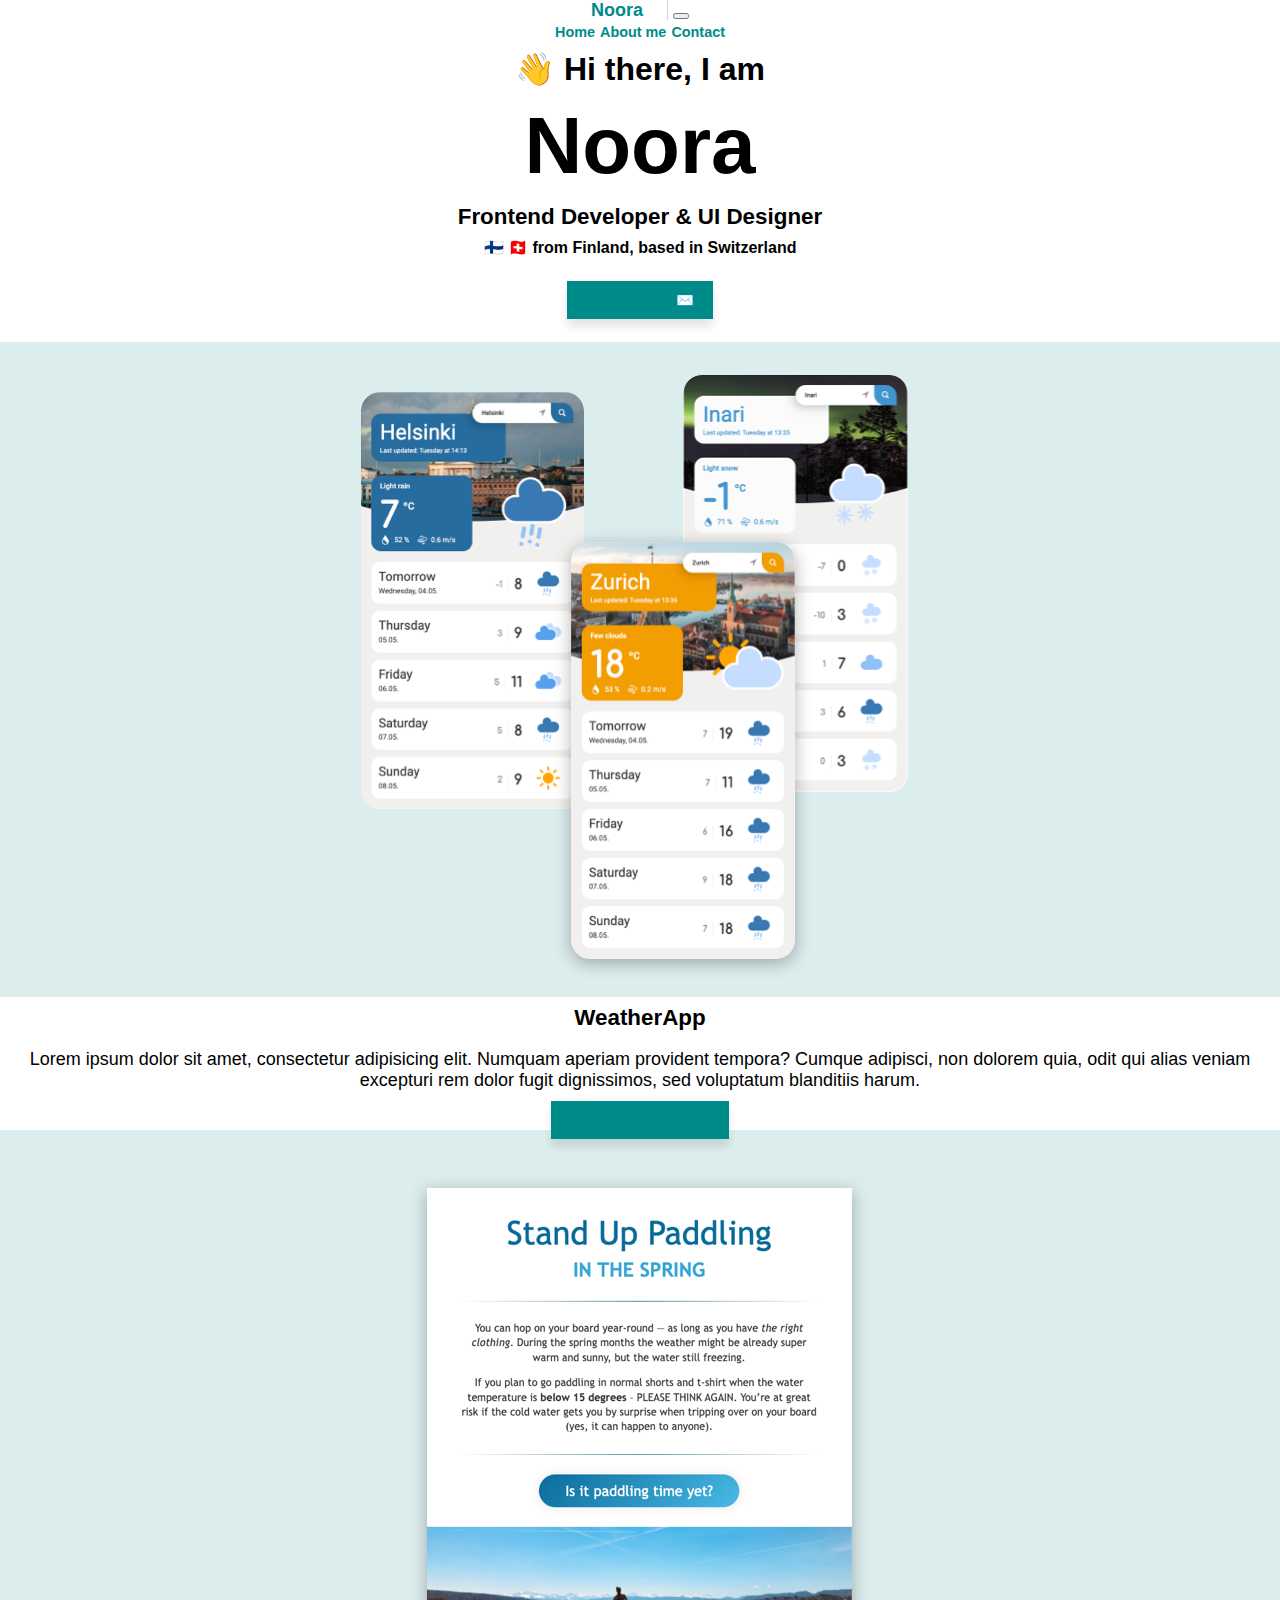
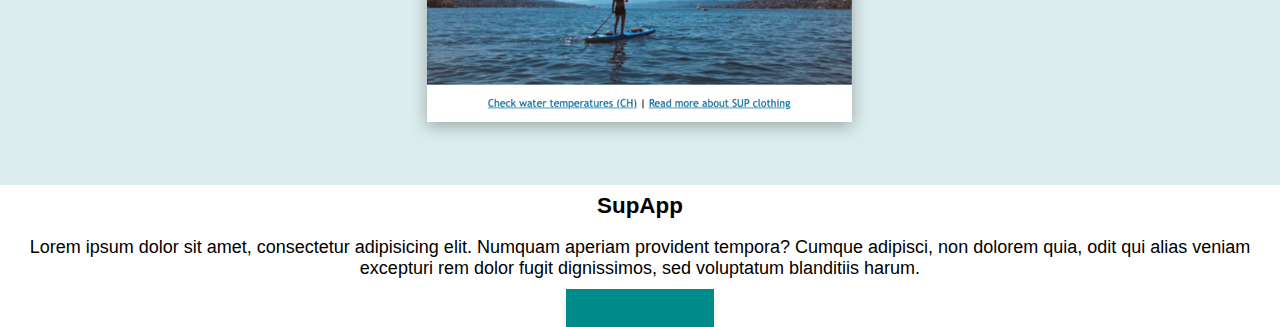
<file: index.html>
<!DOCTYPE html>
<html lang="en">
  <head>
    <meta charset="UTF-8" />
    <meta name="viewport" content="width=device-width, initial-scale=1.0" />
    <meta http-equiv="X-UA-Compatible" content="ie=edge" />
    <title>Hi there!</title>
    <link
      href="https://cdn.jsdelivr.net/npm/bootstrap@5.1.3/dist/css/bootstrap.min.css"
      rel="stylesheet"
      integrity="sha384-1BmE4kWBq78iYhFldvKuhfTAU6auU8tT94WrHftjDbrCEXSU1oBoqyl2QvZ6jIW3"
      crossorigin="anonymous"
    />
    <link rel="stylesheet" href="/src/styles.css" />
  </head>
  <body>
    <nav class="navbar navbar-expand-lg navbar-light bg-light fixed-top">
      <div class="container">
        <a class="navbar-brand" href="/">Noora</a>
        <button
          class="navbar-toggler"
          type="button"
          data-bs-toggle="collapse"
          data-bs-target="#navbarNavAltMarkup"
          aria-controls="navbarNavAltMarkup"
          aria-expanded="false"
          aria-label="Toggle navigation"
        >
          <span class="navbar-toggler-icon"></span>
        </button>
        <div class="collapse navbar-collapse" id="navbarNavAltMarkup">
          <div class="navbar-nav">
            <a class="nav-link active" aria-current="page" href="#">Home</a>
            <a class="nav-link" href="/about.html">About me</a>
            <a class="nav-link" href="/contact.html">Contact</a>
          </div>
        </div>
      </div>
    </nav>
    <div class="container">
      <h2>👋 Hi there, I am</h2>
      <h1>Noora</h1>
      <h3>Frontend Developer & UI Designer</h3>
      <h4>🇫🇮 🇨🇭 from Finland, based in Switzerland</h4>
      <div class="on-page-navigation">
        <a class="btn btn-primary" href="contact.html" role="button"
          >Contact me &nbsp; ✉️
        </a>
      </div>
    </div>
    <div class="container">
      <div class="row mt-5 d-flex align-items-center">
        <div class="col-md-6 bg-brand rounded">
          <img
            src="src/weatherApp.png"
            alt="WeatherApp screenshots"
            class="img-fluid rounded"
          />
        </div>
        <div class="col-md-6 mt-3">
          <h3 class="fs-1 mb-2">WeatherApp</h3>
          <p>
            Lorem ipsum dolor sit amet, consectetur adipisicing elit. Numquam
            aperiam provident tempora? Cumque adipisci, non dolorem quia, odit
            qui alias veniam excepturi rem dolor fugit dignissimos, sed
            voluptatum blanditiis harum.
          </p>
          <a
            class="btn btn-primary"
            href="https://www.shecodes.io/workshops/shecodes-plus-ec47b08d-5dcd-4824-8e08-93cf1b00cd67/projects/833942"
            role="button"
            target="_blank"
            rel="noreferrer"
            >Launch WeatherApp</a
          >
        </div>
      </div>
      <div class="row my-5 d-flex align-items-center flex-md-row-reverse">
        <div class="col-md-6 bg-brand rounded" style="--bs-bg-opacity: 0.15">
          <img
            src="src/supApp.png"
            alt="SupApp screenshot"
            class="img-fluid rounded"
          />
        </div>
        <div class="col-md-6 mt-3">
          <h3 class="fs-1 mb-2">SupApp</h3>
          <p>
            Lorem ipsum dolor sit amet, consectetur adipisicing elit. Numquam
            aperiam provident tempora? Cumque adipisci, non dolorem quia, odit
            qui alias veniam excepturi rem dolor fugit dignissimos, sed
            voluptatum blanditiis harum.
          </p>
          <a
            class="btn btn-primary"
            href="https://www.shecodes.io/workshops/shecodes-basics-75cf6d62-e610-4782-bdbb-c9b0f3e997fd/projects/760682"
            role="button"
            target="_blank"
            rel="noreferrer"
            >Launch SupApp</a
          >
        </div>
      </div>
    </div>
    <script
      src="https://cdn.jsdelivr.net/npm/bootstrap@5.1.3/dist/js/bootstrap.bundle.min.js"
      integrity="sha384-ka7Sk0Gln4gmtz2MlQnikT1wXgYsOg+OMhuP+IlRH9sENBO0LRn5q+8nbTov4+1p"
      crossorigin="anonymous"
    ></script>
  </body>
</html>
</file>
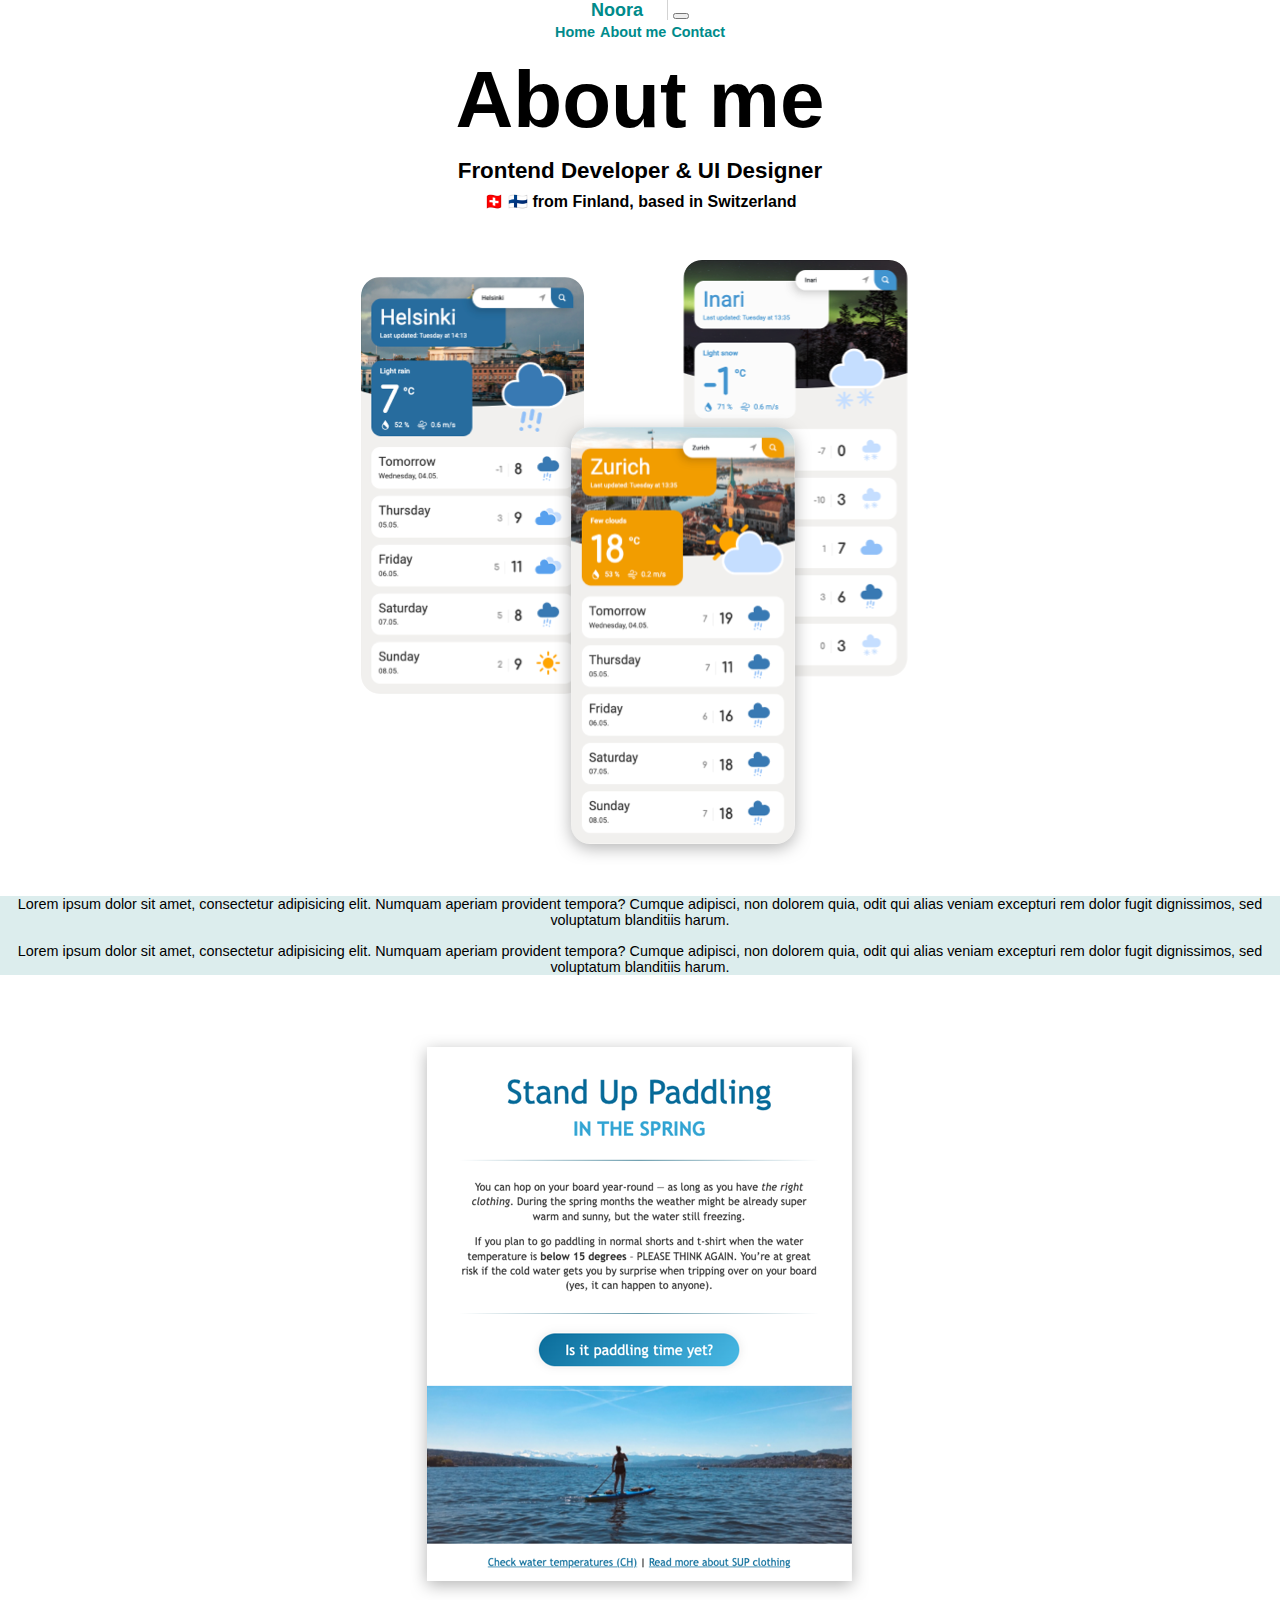
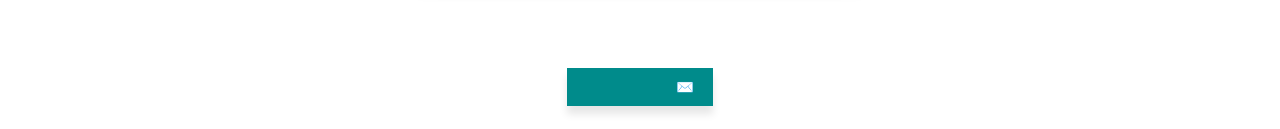
<file: about.html>
<!DOCTYPE html>
<html lang="en">
  <head>
    <meta charset="UTF-8" />
    <meta name="viewport" content="width=device-width, initial-scale=1.0" />
    <meta http-equiv="X-UA-Compatible" content="ie=edge" />
    <title>About me</title>
    <link
      href="https://cdn.jsdelivr.net/npm/bootstrap@5.1.3/dist/css/bootstrap.min.css"
      rel="stylesheet"
      integrity="sha384-1BmE4kWBq78iYhFldvKuhfTAU6auU8tT94WrHftjDbrCEXSU1oBoqyl2QvZ6jIW3"
      crossorigin="anonymous"
    />
    <link rel="stylesheet" href="/src/styles.css" />
  </head>
  <body>
    <nav class="navbar navbar-expand-lg navbar-light bg-light fixed-top">
      <div class="container">
        <a class="navbar-brand" href="/">Noora</a>
        <button
          class="navbar-toggler"
          type="button"
          data-bs-toggle="collapse"
          data-bs-target="#navbarNavAltMarkup"
          aria-controls="navbarNavAltMarkup"
          aria-expanded="false"
          aria-label="Toggle navigation"
        >
          <span class="navbar-toggler-icon"></span>
        </button>
        <div class="collapse navbar-collapse" id="navbarNavAltMarkup">
          <div class="navbar-nav">
            <a class="nav-link" href="/">Home</a>
            <a class="nav-link active" aria-current="page" href="#">About me</a>
            <a class="nav-link" href="/contact.html">Contact</a>
          </div>
        </div>
      </div>
    </nav>
    <h1 class="mt-5">About me</h1>
    <h3>Frontend Developer & UI Designer</h3>
    <h4>🇨🇭 🇫🇮 from Finland, based in Switzerland</h4>
    <div class="container">
      <div class="row my-5 d-flex align-items-center">
        <div class="col-md-4">
          <img
            src="src/weatherApp.png"
            alt="WeatherApp screenshot"
            class="img-fluid rounded"
          />
        </div>
        <div class="col-md-4 p-4 pb-2 rounded about-text">
          <p>
            Lorem ipsum dolor sit amet, consectetur adipisicing elit. Numquam
            aperiam provident tempora? Cumque adipisci, non dolorem quia, odit
            qui alias veniam excepturi rem dolor fugit dignissimos, sed
            voluptatum blanditiis harum.
          </p>
          <p>
            Lorem ipsum dolor sit amet, consectetur adipisicing elit. Numquam
            aperiam provident tempora? Cumque adipisci, non dolorem quia, odit
            qui alias veniam excepturi rem dolor fugit dignissimos, sed
            voluptatum blanditiis harum.
          </p>
        </div>
        <div class="col-md-4">
          <img
            src="src/supApp.png"
            alt="SupApp screenshot"
            class="img-fluid rounded"
          />
        </div>
      </div>
    </div>
    <div class="on-page-navigation">
      <a class="btn btn-primary" href="contact.html" role="button"
        >Contact me &nbsp; ✉️
      </a>
    </div>
    <script
      src="https://cdn.jsdelivr.net/npm/bootstrap@5.1.3/dist/js/bootstrap.bundle.min.js"
      integrity="sha384-ka7Sk0Gln4gmtz2MlQnikT1wXgYsOg+OMhuP+IlRH9sENBO0LRn5q+8nbTov4+1p"
      crossorigin="anonymous"
    ></script>
  </body>
</html>
</file>
<file: src/styles.css>
:root {
  --branding-color: #008b8b;
  --light-branding-color: #dceded;
  --dark-branding-color: #006060;
  --box-shadow: rgba(0, 0, 0, 0.1) 0px 8px 8px 0;
  --border-radius: 10px;
  --font-size-small: 0.9rem;
}

body {
  margin: 0 auto;
  text-align: center;
  font-size: 18px;
  font-family: sans-serif;
}

h1 {
  font-size: 5rem;
  margin: 0.75rem 0;
}

h2 {
  font-size: 2rem;
  margin: 0.5rem 0;
}

h3 {
  font-size: 1.4rem;
  margin: 0.5rem 0;
}

h4 {
  font-size: 1rem;
  margin: 0 0 1rem 0;
}

a {
  color: var(--branding-color);
  text-decoration: none;
}

a:hover {
  text-decoration: underline;
}

.navbar-light .navbar-brand {
  color: var(--branding-color);
  text-decoration: none;
  font-weight: bold;
  border-right: 1px solid lightgray;
  padding-right: 1.5rem;
}

.navbar-light .navbar-brand:focus,
.navbar-light .navbar-brand:hover {
  color: var(--branding-color);
}

.navbar-nav a {
  font-size: 0.9rem;
  font-weight: bold;
}

.on-page-navigation {
  margin: 2rem 0;
}

.btn-primary {
  box-shadow: var(--box-shadow);
  background-color: var(--branding-color);
  border: none;
  text-decoration: none;
  padding: 0.7rem 1.2rem;
  font-size: var(--font-size-small);
  font-weight: bold;
}

.btn-primary:hover {
  color: #fff;
  text-decoration: none;
  background-color: var(--dark-branding-color);
}

.bg-brand {
  background-color: var(--light-branding-color);
}

.about-text {
  background: var(--light-branding-color);
  font-size: var(--font-size-small);
}

.contact {
  margin-top: 10rem;
}
</file>
